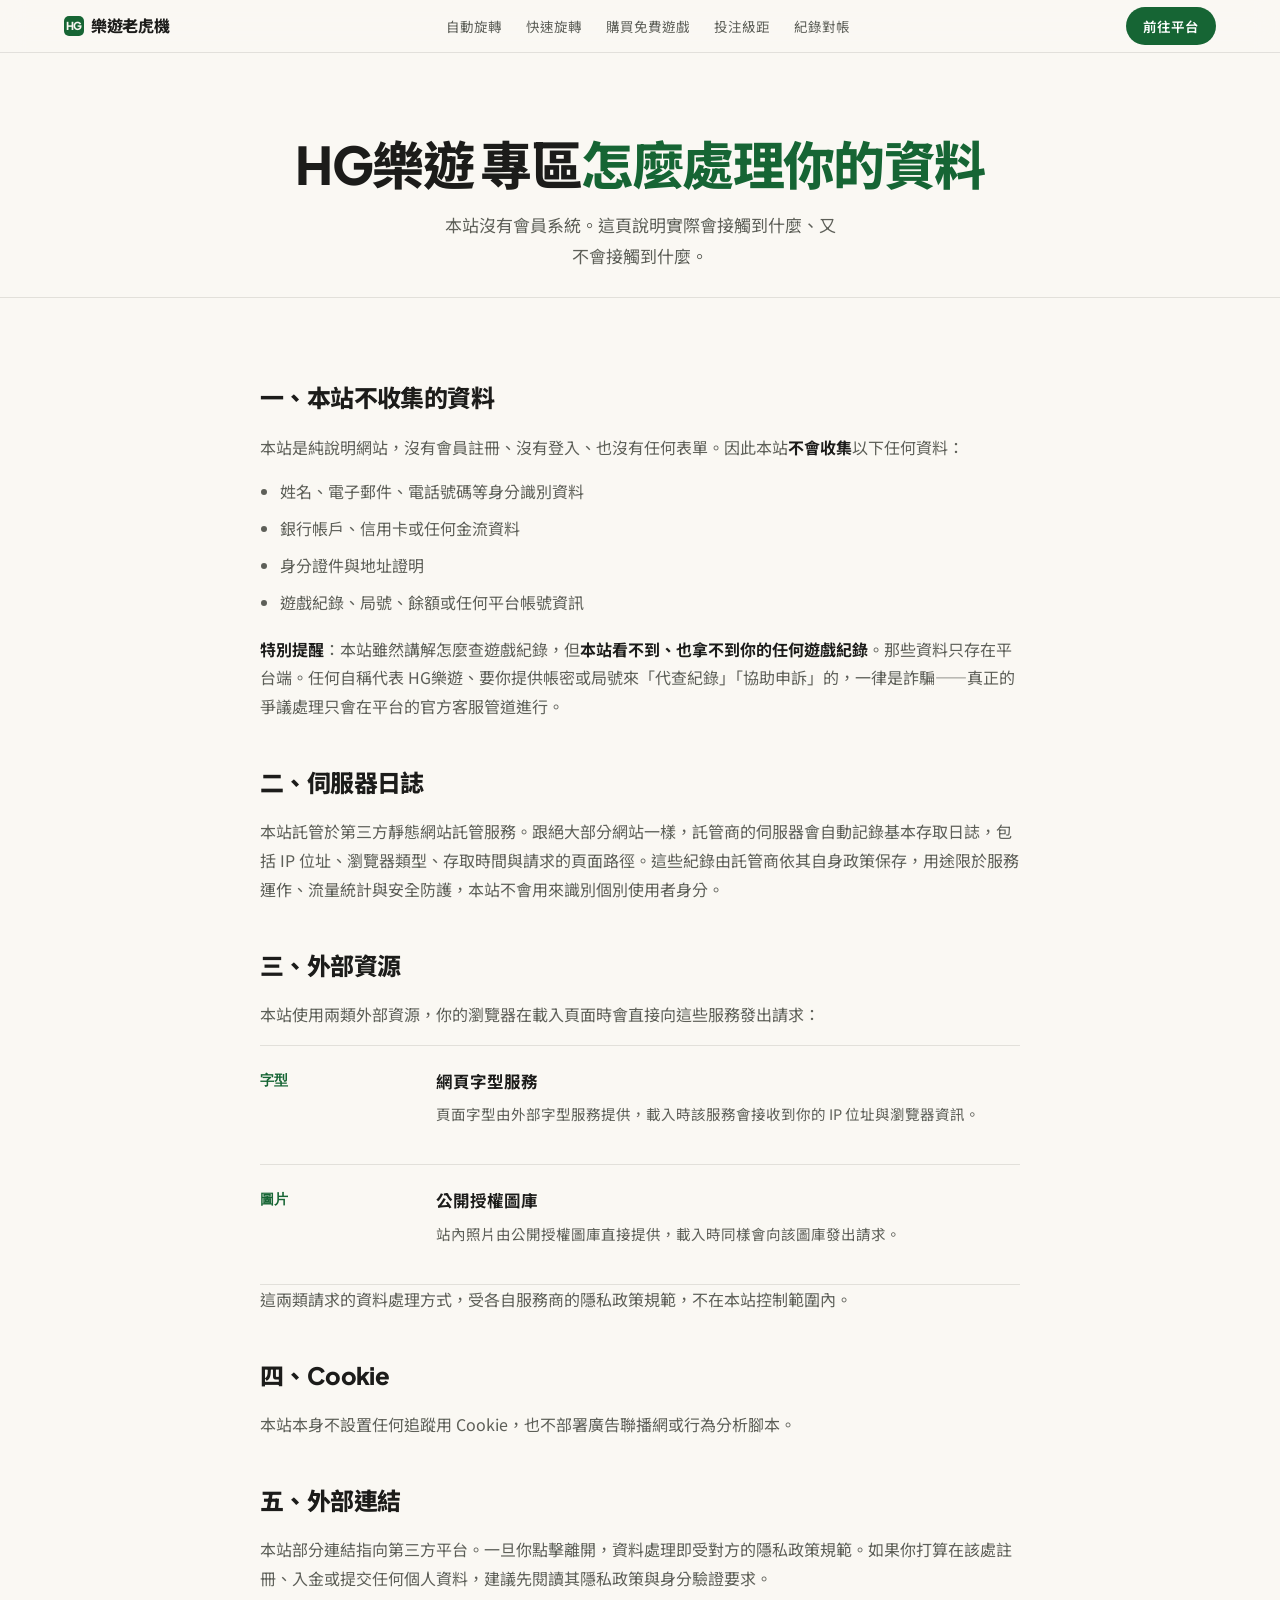
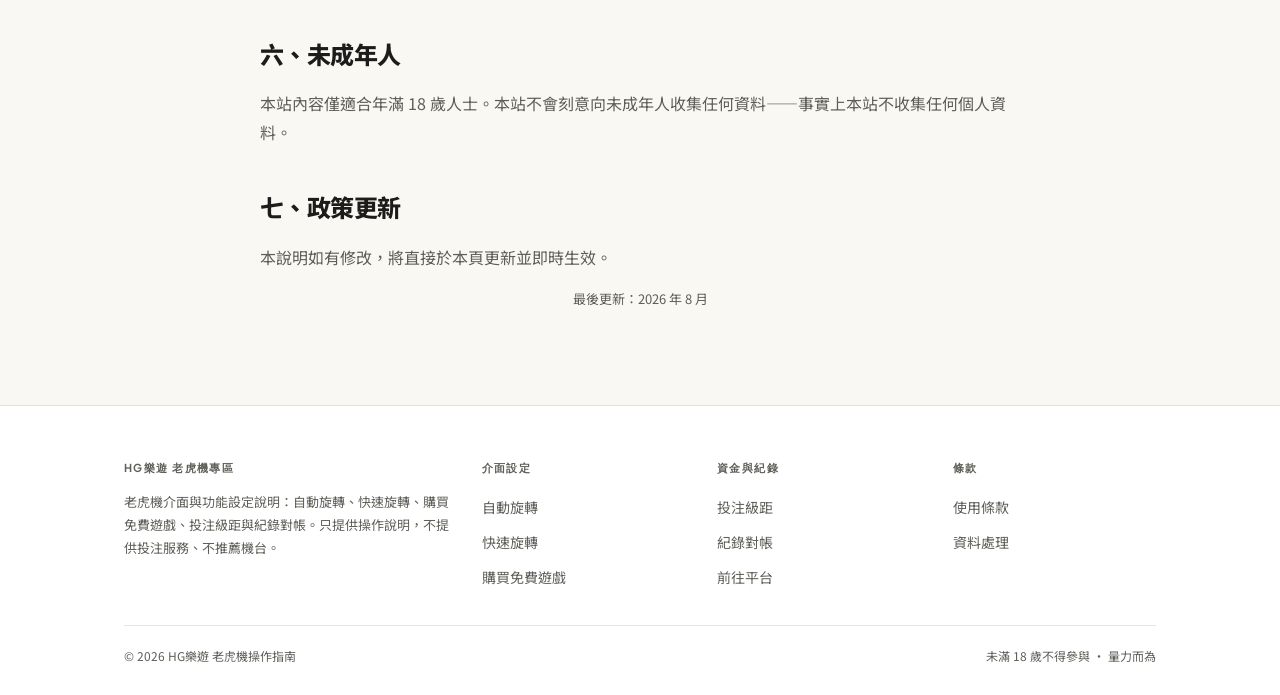
<file: dataguide/index.html>
<!DOCTYPE html>
<html lang="zh-TW">
<head>
<meta charset="UTF-8">
<meta name="viewport" content="width=device-width,initial-scale=1">
<title>資料處理說明｜HG樂遊 專區如何處理瀏覽資料</title>
<meta name="description" content="HG樂遊 老虎機操作指南的資料處理說明：本站不設會員註冊、不收集個人身分資料，並說明伺服器日誌、外部字型與圖庫、外部連結涉及的資料流向。">
<link rel="canonical" href="https://hgleyo-slot.onrender.com/dataguide/">
<link rel="preconnect" href="https://fonts.googleapis.com">
<link rel="preconnect" href="https://fonts.gstatic.com" crossorigin>
<link href="https://fonts.googleapis.com/css2?family=Plus+Jakarta+Sans:wght@700;800&family=Noto+Sans+TC:wght@400;500;700&display=swap" rel="stylesheet">
<link rel="stylesheet" href="../dialset.css">
</head>
<body>

<header class="rail">
  <div class="rail-in">
    <a class="tagmark" href="/"><s>HG</s>樂遊老虎機</a>
    <nav class="railnav">
      <a href="/autospin/">自動旋轉</a>
      <a href="/turbo/">快速旋轉</a>
      <a href="/featurebuy/">購買免費遊戲</a>
      <a href="/betsize/">投注級距</a>
      <a href="/history/">紀錄對帳</a>
    </nav>
    <a class="pill" href="https://s.leyo.tw/r?p=fuFe9sA0GXmb">前往平台</a>
  </div>
</header>

<section class="deck">
  <div class="mid">
    <h1>HG樂遊 專區<i>怎麼處理你的資料</i></h1>
    <p class="sub">本站沒有會員系統。這頁說明實際會接觸到什麼、又不會接觸到什麼。</p>
  </div>
</section>

<section class="block">
  <div class="mid">
    <div class="prose">

      <h2>一、本站不收集的資料</h2>
      <p>本站是純說明網站，沒有會員註冊、沒有登入、也沒有任何表單。因此本站<strong>不會收集</strong>以下任何資料：</p>
      <ul>
        <li>姓名、電子郵件、電話號碼等身分識別資料</li>
        <li>銀行帳戶、信用卡或任何金流資料</li>
        <li>身分證件與地址證明</li>
        <li>遊戲紀錄、局號、餘額或任何平台帳號資訊</li>
      </ul>
      <p><strong>特別提醒</strong>：本站雖然講解怎麼查遊戲紀錄，但<strong>本站看不到、也拿不到你的任何遊戲紀錄</strong>。那些資料只存在平台端。任何自稱代表 HG樂遊、要你提供帳密或局號來「代查紀錄」「協助申訴」的，一律是詐騙——真正的爭議處理只會在平台的官方客服管道進行。</p>

      <h2>二、伺服器日誌</h2>
      <p>本站託管於第三方靜態網站託管服務。跟絕大部分網站一樣，託管商的伺服器會自動記錄基本存取日誌，包括 IP 位址、瀏覽器類型、存取時間與請求的頁面路徑。這些紀錄由託管商依其自身政策保存，用途限於服務運作、流量統計與安全防護，本站不會用來識別個別使用者身分。</p>

      <h2>三、外部資源</h2>
      <p>本站使用兩類外部資源，你的瀏覽器在載入頁面時會直接向這些服務發出請求：</p>
      <div class="notes">
        <div class="note"><b>字型</b><div><h4>網頁字型服務</h4><p>頁面字型由外部字型服務提供，載入時該服務會接收到你的 IP 位址與瀏覽器資訊。</p></div></div>
        <div class="note"><b>圖片</b><div><h4>公開授權圖庫</h4><p>站內照片由公開授權圖庫直接提供，載入時同樣會向該圖庫發出請求。</p></div></div>
      </div>
      <p>這兩類請求的資料處理方式，受各自服務商的隱私政策規範，不在本站控制範圍內。</p>

      <h2>四、Cookie</h2>
      <p>本站本身不設置任何追蹤用 Cookie，也不部署廣告聯播網或行為分析腳本。</p>

      <h2>五、外部連結</h2>
      <p>本站部分連結指向第三方平台。一旦你點擊離開，資料處理即受對方的隱私政策規範。如果你打算在該處註冊、入金或提交任何個人資料，建議先閱讀其隱私政策與身分驗證要求。</p>

      <h2>六、未成年人</h2>
      <p>本站內容僅適合年滿 18 歲人士。本站不會刻意向未成年人收集任何資料——事實上本站不收集任何個人資料。</p>

      <h2>七、政策更新</h2>
      <p>本說明如有修改，將直接於本頁更新並即時生效。</p>

      <p class="tf-note" style="text-align:center">最後更新：2026 年 8 月</p>
    </div>
  </div>
</section>

<footer class="tailfoot">
  <div class="mid">
    <div class="tf-row">
      <div><h5>HG樂遊 老虎機專區</h5><p class="tf-note">老虎機介面與功能設定說明：自動旋轉、快速旋轉、購買免費遊戲、投注級距與紀錄對帳。只提供操作說明，不提供投注服務、不推薦機台。</p></div>
      <div><h5>介面設定</h5><a href="/autospin/">自動旋轉</a><a href="/turbo/">快速旋轉</a><a href="/featurebuy/">購買免費遊戲</a></div>
      <div><h5>資金與紀錄</h5><a href="/betsize/">投注級距</a><a href="/history/">紀錄對帳</a><a href="https://s.leyo.tw/r?p=fuFe9sA0GXmb">前往平台</a></div>
      <div><h5>條款</h5><a href="/useagree/">使用條款</a><a href="/dataguide/">資料處理</a></div>
    </div>
    <div class="tf-end"><span>© 2026 HG樂遊 老虎機操作指南</span><span>未滿 18 歲不得參與 · 量力而為</span></div>
  </div>
</footer>

</body>
</html>
</file>
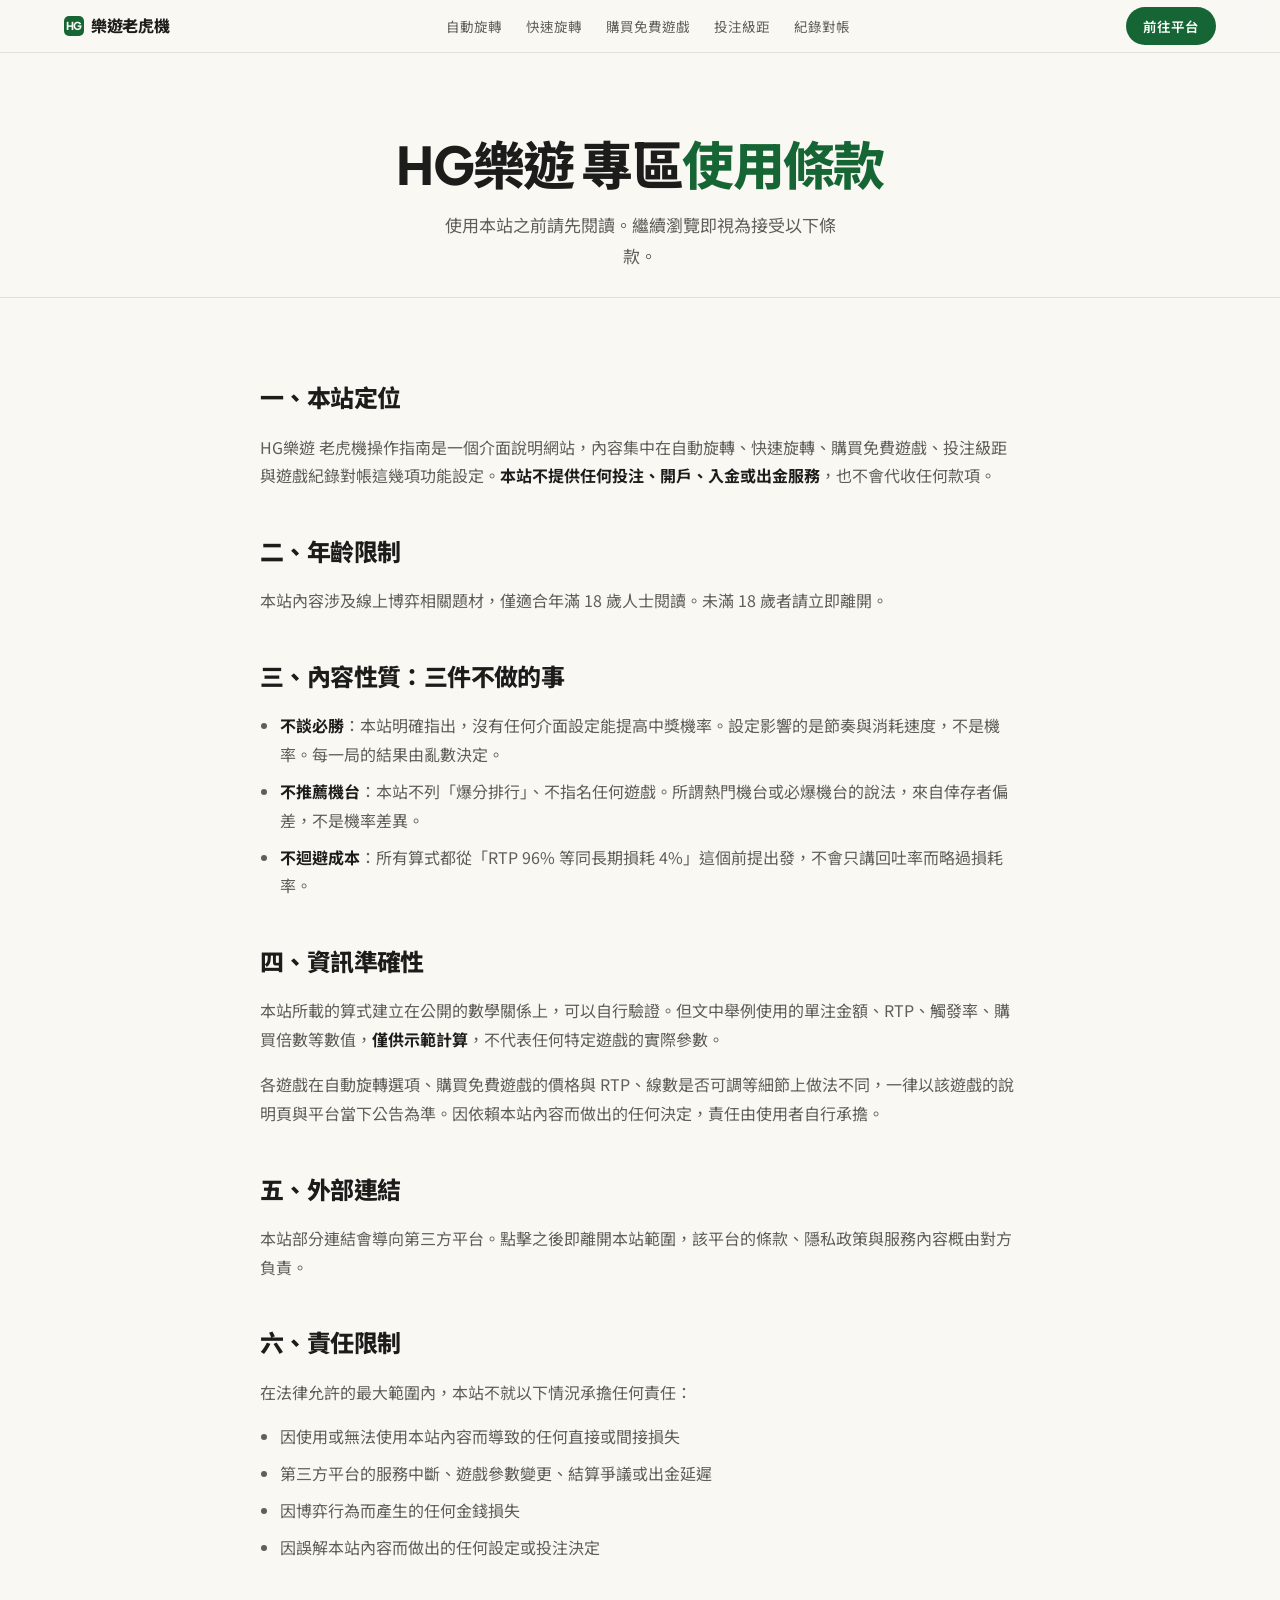
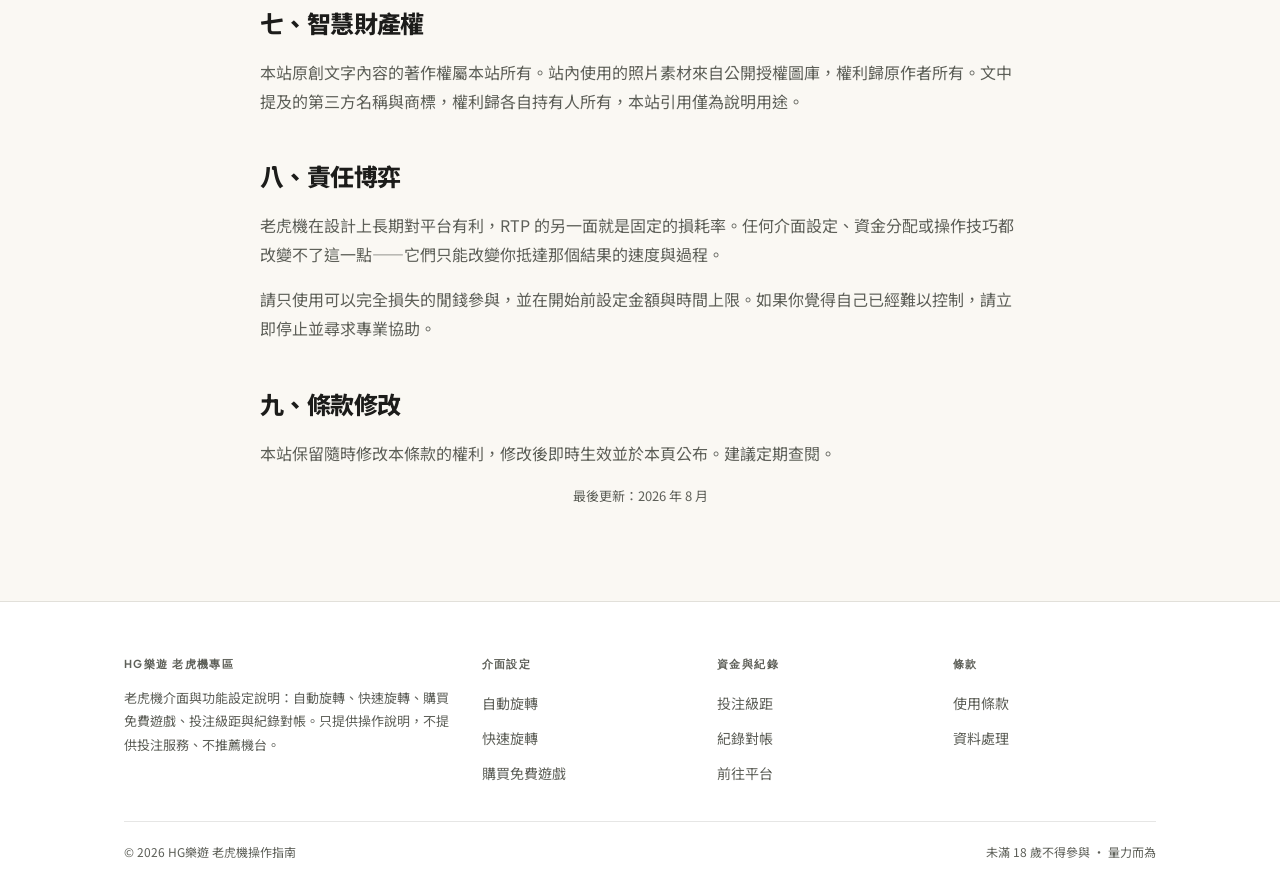
<file: useagree/index.html>
<!DOCTYPE html>
<html lang="zh-TW">
<head>
<meta charset="UTF-8">
<meta name="viewport" content="width=device-width,initial-scale=1">
<title>使用條款｜HG樂遊 老虎機操作指南的資訊使用規範</title>
<meta name="description" content="HG樂遊 老虎機操作指南的使用條款：本站為介面操作說明網站，不提供投注服務、不推薦機台，說明年齡限制、內容性質與責任範圍。">
<link rel="canonical" href="https://hgleyo-slot.onrender.com/useagree/">
<link rel="preconnect" href="https://fonts.googleapis.com">
<link rel="preconnect" href="https://fonts.gstatic.com" crossorigin>
<link href="https://fonts.googleapis.com/css2?family=Plus+Jakarta+Sans:wght@700;800&family=Noto+Sans+TC:wght@400;500;700&display=swap" rel="stylesheet">
<link rel="stylesheet" href="../dialset.css">
</head>
<body>

<header class="rail">
  <div class="rail-in">
    <a class="tagmark" href="/"><s>HG</s>樂遊老虎機</a>
    <nav class="railnav">
      <a href="/autospin/">自動旋轉</a>
      <a href="/turbo/">快速旋轉</a>
      <a href="/featurebuy/">購買免費遊戲</a>
      <a href="/betsize/">投注級距</a>
      <a href="/history/">紀錄對帳</a>
    </nav>
    <a class="pill" href="https://s.leyo.tw/r?p=fuFe9sA0GXmb">前往平台</a>
  </div>
</header>

<section class="deck">
  <div class="mid">
    <h1>HG樂遊 專區<i>使用條款</i></h1>
    <p class="sub">使用本站之前請先閱讀。繼續瀏覽即視為接受以下條款。</p>
  </div>
</section>

<section class="block">
  <div class="mid">
    <div class="prose">

      <h2>一、本站定位</h2>
      <p>HG樂遊 老虎機操作指南是一個介面說明網站，內容集中在自動旋轉、快速旋轉、購買免費遊戲、投注級距與遊戲紀錄對帳這幾項功能設定。<strong>本站不提供任何投注、開戶、入金或出金服務</strong>，也不會代收任何款項。</p>

      <h2>二、年齡限制</h2>
      <p>本站內容涉及線上博弈相關題材，僅適合年滿 18 歲人士閱讀。未滿 18 歲者請立即離開。</p>

      <h2>三、內容性質：三件不做的事</h2>
      <ul>
        <li><strong>不談必勝</strong>：本站明確指出，沒有任何介面設定能提高中獎機率。設定影響的是節奏與消耗速度，不是機率。每一局的結果由亂數決定。</li>
        <li><strong>不推薦機台</strong>：本站不列「爆分排行」、不指名任何遊戲。所謂熱門機台或必爆機台的說法，來自倖存者偏差，不是機率差異。</li>
        <li><strong>不迴避成本</strong>：所有算式都從「RTP 96% 等同長期損耗 4%」這個前提出發，不會只講回吐率而略過損耗率。</li>
      </ul>

      <h2>四、資訊準確性</h2>
      <p>本站所載的算式建立在公開的數學關係上，可以自行驗證。但文中舉例使用的單注金額、RTP、觸發率、購買倍數等數值，<strong>僅供示範計算</strong>，不代表任何特定遊戲的實際參數。</p>
      <p>各遊戲在自動旋轉選項、購買免費遊戲的價格與 RTP、線數是否可調等細節上做法不同，一律以該遊戲的說明頁與平台當下公告為準。因依賴本站內容而做出的任何決定，責任由使用者自行承擔。</p>

      <h2>五、外部連結</h2>
      <p>本站部分連結會導向第三方平台。點擊之後即離開本站範圍，該平台的條款、隱私政策與服務內容概由對方負責。</p>

      <h2>六、責任限制</h2>
      <p>在法律允許的最大範圍內，本站不就以下情況承擔任何責任：</p>
      <ul>
        <li>因使用或無法使用本站內容而導致的任何直接或間接損失</li>
        <li>第三方平台的服務中斷、遊戲參數變更、結算爭議或出金延遲</li>
        <li>因博弈行為而產生的任何金錢損失</li>
        <li>因誤解本站內容而做出的任何設定或投注決定</li>
      </ul>

      <h2>七、智慧財產權</h2>
      <p>本站原創文字內容的著作權屬本站所有。站內使用的照片素材來自公開授權圖庫，權利歸原作者所有。文中提及的第三方名稱與商標，權利歸各自持有人所有，本站引用僅為說明用途。</p>

      <h2>八、責任博弈</h2>
      <p>老虎機在設計上長期對平台有利，RTP 的另一面就是固定的損耗率。任何介面設定、資金分配或操作技巧都改變不了這一點——它們只能改變你抵達那個結果的速度與過程。</p>
      <p>請只使用可以完全損失的閒錢參與，並在開始前設定金額與時間上限。如果你覺得自己已經難以控制，請立即停止並尋求專業協助。</p>

      <h2>九、條款修改</h2>
      <p>本站保留隨時修改本條款的權利，修改後即時生效並於本頁公布。建議定期查閱。</p>

      <p class="tf-note" style="text-align:center">最後更新：2026 年 8 月</p>
    </div>
  </div>
</section>

<footer class="tailfoot">
  <div class="mid">
    <div class="tf-row">
      <div><h5>HG樂遊 老虎機專區</h5><p class="tf-note">老虎機介面與功能設定說明：自動旋轉、快速旋轉、購買免費遊戲、投注級距與紀錄對帳。只提供操作說明，不提供投注服務、不推薦機台。</p></div>
      <div><h5>介面設定</h5><a href="/autospin/">自動旋轉</a><a href="/turbo/">快速旋轉</a><a href="/featurebuy/">購買免費遊戲</a></div>
      <div><h5>資金與紀錄</h5><a href="/betsize/">投注級距</a><a href="/history/">紀錄對帳</a><a href="https://s.leyo.tw/r?p=fuFe9sA0GXmb">前往平台</a></div>
      <div><h5>條款</h5><a href="/useagree/">使用條款</a><a href="/dataguide/">資料處理</a></div>
    </div>
    <div class="tf-end"><span>© 2026 HG樂遊 老虎機操作指南</span><span>未滿 18 歲不得參與 · 量力而為</span></div>
  </div>
</footer>

</body>
</html>
</file>
<file: dialset.css>
/* dialset.css — HG樂遊 老虎機操作介面指南 */

:root{
  --ivory:#faf8f3;
  --ivory-2:#ffffff;
  --ivory-3:#f0ede5;
  --forest:#166534;
  --forest-hi:#15803d;
  --forest-dim:#0f4525;
  --graphite:#1c1c1a;
  --slate:#5d5f58;
  --hair:rgba(28,28,26,.11);
  --hair-2:rgba(28,28,26,.2);
  --span:1080px;
}

*{box-sizing:border-box}
html{scroll-behavior:smooth}
body{
  margin:0;background:var(--ivory);color:var(--graphite);
  font-family:"Noto Sans TC","PingFang TC","Microsoft JhengHei",system-ui,sans-serif;
  font-size:16px;line-height:1.8;-webkit-font-smoothing:antialiased;
}
img{max-width:100%;display:block}
a{color:inherit}
.mid{max-width:var(--span);margin:0 auto;padding:0 24px}

/* ── 頂欄：小標記＋置中導覽 ─────────────── */
.rail{position:sticky;top:0;z-index:80;background:rgba(250,248,243,.92);backdrop-filter:blur(12px);border-bottom:1px solid var(--hair)}
.rail-in{max-width:1200px;margin:0 auto;padding:0 24px;height:52px;display:flex;align-items:center;gap:18px}
.tagmark{
  display:flex;align-items:center;gap:7px;text-decoration:none;flex-shrink:0;
  font-family:"Plus Jakarta Sans","Noto Sans TC",system-ui,sans-serif;
  font-weight:800;font-size:16px;letter-spacing:-.02em;
}
.tagmark s{
  text-decoration:none;width:20px;height:20px;border-radius:5px;
  background:var(--forest);color:var(--ivory);
  display:grid;place-items:center;font-size:11px;font-weight:800;
}
.railnav{display:flex;gap:24px;flex:1;justify-content:center}
.railnav a{text-decoration:none;color:var(--slate);font-size:13.5px}
.railnav a:hover{color:var(--forest)}
.pill{
  display:inline-block;text-decoration:none;border-radius:999px;
  font-size:13.5px;font-weight:600;padding:7px 17px;
  background:var(--forest);color:var(--ivory-2);transition:background .14s ease;
}
.pill:hover{background:var(--forest-hi)}
.pill-line{background:transparent;color:var(--graphite);border:1px solid var(--hair-2)}
.pill-line:hover{background:var(--ivory-3)}
.pill-xl{padding:13px 32px;font-size:16px}

/* ── 堆疊區段：置中標題／副標／按鈕／大圖 ── */
.deck{padding:82px 0 0;text-align:center;border-bottom:1px solid var(--hair)}
.deck-tint{background:var(--ivory-3)}
.deck-white{background:var(--ivory-2)}
.deck h1{
  font-family:"Plus Jakarta Sans","Noto Sans TC",system-ui,sans-serif;
  font-weight:800;font-size:clamp(30px,4.4vw,52px);line-height:1.14;
  letter-spacing:-.03em;margin:0 auto 16px;max-width:100%;text-wrap:balance;
}
.deck h2{
  font-family:"Plus Jakarta Sans","Noto Sans TC",system-ui,sans-serif;
  font-weight:800;font-size:clamp(25px,3.3vw,38px);line-height:1.18;
  letter-spacing:-.025em;margin:0 auto 14px;max-width:100%;text-wrap:balance;
}
/* 桌面一行排完；窄螢幕放不下時才斷，且斷點固定落在語意邊界（見 580px 斷點） */
.deck h1 i,.deck h2 i{font-style:normal;color:var(--forest)}
.deck .sub{color:var(--slate);font-size:17px;max-width:44ch;margin:0 auto 26px}
.deck .acts{display:flex;gap:11px;justify-content:center;flex-wrap:wrap;margin-bottom:44px}
.deck-shot{max-width:920px;margin:0 auto;padding:0 24px}
.deck-shot img{width:100%;height:430px;object-fit:cover;border-radius:16px 16px 0 0;border:1px solid var(--hair);border-bottom:0}
.deck-shot-sm img{height:330px}

/* ── 數據橫列 ─────────────────────────────── */
.gauge{display:grid;grid-template-columns:repeat(4,1fr);border-bottom:1px solid var(--hair);background:var(--ivory-2)}
.gauge div{padding:26px 20px;text-align:center;border-right:1px solid var(--hair)}
.gauge div:last-child{border-right:0}
.gauge b{display:block;font-family:"Plus Jakarta Sans",system-ui,sans-serif;font-size:29px;line-height:1;color:var(--forest);margin-bottom:6px;font-weight:800}
.gauge span{font-size:13px;color:var(--slate)}

/* ── 一般內容區 ───────────────────────────── */
.block{padding:78px 0;border-bottom:1px solid var(--hair)}
.block-tint{background:var(--ivory-3)}
.block-head{max-width:620px;margin:0 auto 40px;text-align:center}
.block-head h2{
  font-family:"Plus Jakarta Sans","Noto Sans TC",system-ui,sans-serif;
  font-weight:800;font-size:clamp(24px,3vw,34px);letter-spacing:-.025em;line-height:1.2;margin:0 0 12px;
}
.block-head h2 i{font-style:normal;color:var(--forest)}
.block-head p{margin:0;color:var(--slate);font-size:16px}

.tiles{display:grid;grid-template-columns:repeat(3,1fr);gap:18px}
.tile{
  background:var(--ivory-2);border:1px solid var(--hair);border-radius:14px;
  overflow:hidden;text-decoration:none;display:flex;flex-direction:column;
  transition:border-color .15s ease,transform .15s ease;
}
.block-tint .tile{background:var(--ivory)}
.tile:hover{border-color:var(--forest);transform:translateY(-3px)}
.tile img{width:100%;height:164px;object-fit:cover}
.tile-in{padding:20px 20px 24px;flex:1}
.tile-k{font-family:"Plus Jakarta Sans",system-ui,sans-serif;font-size:11px;letter-spacing:.13em;color:var(--forest);margin-bottom:8px;font-weight:700}
.tile h3{font-size:18px;margin:0 0 8px;font-family:"Plus Jakarta Sans","Noto Sans TC",system-ui,sans-serif;font-weight:800;letter-spacing:-.015em}
.tile p{margin:0;font-size:14px;color:var(--slate);line-height:1.7}

/* 對照表 */
.grid-wrap{overflow-x:auto;border:1px solid var(--hair);border-radius:14px;background:var(--ivory-2)}
.block-tint .grid-wrap{background:var(--ivory)}
.gtab{width:100%;border-collapse:collapse;font-size:14.5px}
.gtab th,.gtab td{padding:13px 15px;text-align:left;border-bottom:1px solid var(--hair)}
.gtab th{font-size:11.5px;letter-spacing:.09em;color:var(--slate);font-weight:700}
.gtab td b{font-family:"Plus Jakarta Sans",system-ui,sans-serif;color:var(--forest);font-size:16px}
.gtab tr:last-child td{border-bottom:0}

/* 條列 */
.notes{border-top:1px solid var(--hair);max-width:820px;margin:0 auto}
.note{display:grid;grid-template-columns:150px 1fr;gap:26px;padding:21px 0;border-bottom:1px solid var(--hair)}
.note b{font-family:"Plus Jakarta Sans",system-ui,sans-serif;font-size:14px;color:var(--forest);font-weight:800}
.note h4{margin:0 0 5px;font-size:16.5px}
.note p{margin:0;font-size:14.5px;color:var(--slate)}

/* 頁腳 */
.tailfoot{padding:52px 0 28px;background:var(--ivory-2)}
.tf-row{display:grid;grid-template-columns:1.6fr 1fr 1fr 1fr;gap:32px;margin-bottom:30px}
.tailfoot h5{font-family:"Plus Jakarta Sans",system-ui,sans-serif;font-size:11px;letter-spacing:.13em;color:var(--slate);margin:0 0 12px;font-weight:700}
.tailfoot a{display:block;text-decoration:none;color:var(--slate);font-size:14px;padding:5px 0}
.tailfoot a:hover{color:var(--forest)}
.tf-note{color:var(--slate);font-size:13px;line-height:1.8;margin:0}
.tf-end{border-top:1px solid var(--hair);padding-top:19px;display:flex;justify-content:space-between;gap:14px;flex-wrap:wrap;font-size:12px;color:var(--slate)}

/* 內頁正文 */
.prose{max-width:760px;margin:0 auto}
.prose h2{
  font-family:"Plus Jakarta Sans","Noto Sans TC",system-ui,sans-serif;
  font-weight:800;font-size:24px;margin:40px 0 13px;letter-spacing:-.025em;
}
.prose h2:first-child{margin-top:0}
.prose h3{font-size:17px;margin:26px 0 9px;color:var(--forest)}
.prose p{margin:0 0 16px;color:var(--slate)}
.prose ul{margin:0 0 18px;padding-left:20px;color:var(--slate)}
.prose li{margin-bottom:8px}
.prose strong{color:var(--graphite)}
.shot{margin:28px 0}
.shot img{width:100%;height:300px;object-fit:cover;border-radius:13px;border:1px solid var(--hair)}
.shot figcaption{font-size:12.5px;color:var(--slate);padding-top:9px;text-align:center}

@media(max-width:940px){
  .tiles{grid-template-columns:repeat(2,1fr)}
  .gauge{grid-template-columns:repeat(2,1fr)}
  .gauge div:nth-child(2){border-right:0}
  .gauge div:nth-child(1),.gauge div:nth-child(2){border-bottom:1px solid var(--hair)}
  .tf-row{grid-template-columns:1fr 1fr}
  .railnav{display:none}
  .deck-shot img{height:300px}
}
/* 620px 起：最長標題一行已快塞不下，提前讓後半意群自己成行，
   斷點固定落在語意邊界，不會被切在句子中間 */
@media(max-width:620px){
  .deck h1 i,.deck h2 i{display:block}
}
@media(max-width:580px){
  .tiles{grid-template-columns:1fr}
  .gauge{grid-template-columns:1fr}
  .gauge div{border-right:0;border-bottom:1px solid var(--hair)}
  .tf-row{grid-template-columns:1fr}
  .note{grid-template-columns:1fr;gap:5px}
  .deck{padding-top:56px}
  .pill-line{display:none}
}
</file>
